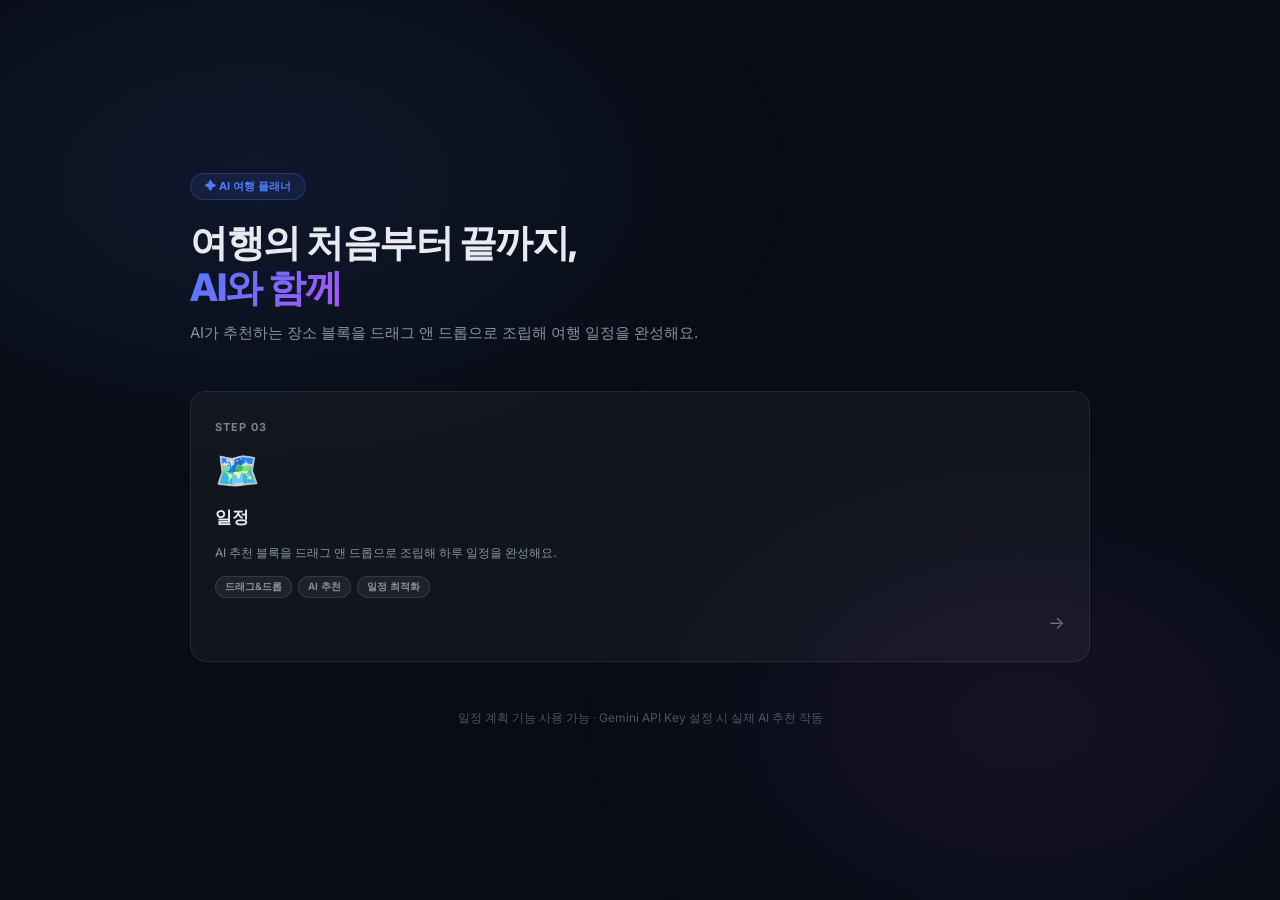
<file: index.html>
<!DOCTYPE html>
<html lang="ko">
<head>
  <meta charset="UTF-8" />
  <meta name="viewport" content="width=device-width, initial-scale=1.0" />
  <title>AI 여행 플래너</title>
  <link rel="preconnect" href="https://fonts.googleapis.com" />
  <link href="https://fonts.googleapis.com/css2?family=Inter:wght@400;600;700;800&display=swap" rel="stylesheet" />
  <style>
    * { box-sizing: border-box; margin: 0; padding: 0; }
    body {
      font-family: 'Inter', sans-serif;
      background: #080c14;
      color: #e8eaf0;
      min-height: 100vh;
      display: flex;
      flex-direction: column;
      align-items: center;
      justify-content: center;
      padding: 40px 24px;
    }
    body::before {
      content: '';
      position: fixed; inset: 0; z-index: 0;
      background:
        radial-gradient(ellipse 60% 50% at 20% 20%, rgba(79,124,255,0.1) 0%, transparent 70%),
        radial-gradient(ellipse 50% 50% at 80% 80%, rgba(168,85,247,0.08) 0%, transparent 70%);
      pointer-events: none;
    }
    .inner { position: relative; z-index: 1; width: 100%; max-width: 900px; }
    .badge {
      display: inline-block; padding: 5px 14px; border-radius: 999px;
      background: rgba(79,124,255,0.1); border: 1px solid rgba(79,124,255,0.25);
      font-size: 11px; font-weight: 700; color: #4f7cff;
      margin-bottom: 20px;
    }
    h1 { font-size: 38px; font-weight: 800; letter-spacing: -1.5px; line-height: 1.2; margin-bottom: 12px; }
    h1 span { background: linear-gradient(135deg, #4f7cff, #a855f7); -webkit-background-clip: text; -webkit-text-fill-color: transparent; }
    .sub { font-size: 15px; color: #8892a4; margin-bottom: 48px; }
    .cards { display: grid; grid-template-columns: repeat(auto-fit, minmax(200px,1fr)); gap: 20px; }
    .card {
      background: rgba(255,255,255,0.04);
      border: 1px solid rgba(255,255,255,0.08);
      border-radius: 16px; padding: 28px 24px;
      text-decoration: none; color: inherit;
      display: flex; flex-direction: column; gap: 14px;
      transition: transform 0.2s, border-color 0.2s, box-shadow 0.2s;
      position: relative; overflow: hidden;
    }
    .card:hover { transform: translateY(-4px); box-shadow: 0 12px 40px rgba(0,0,0,0.4); }
    .card.soon { opacity: 0.5; cursor: default; pointer-events: none; }
    .card-1:hover { border-color: rgba(251,191,36,0.5); }
    .card-2:hover { border-color: rgba(99,179,237,0.5); }
    .card-3:hover { border-color: rgba(79,124,255,0.5); }
    .card-4:hover { border-color: rgba(0,201,167,0.5); }
    .soon-tag {
      position: absolute; top: 16px; right: 16px;
      padding: 3px 9px; border-radius: 999px;
      background: rgba(255,255,255,0.06); border: 1px solid rgba(255,255,255,0.1);
      font-size: 9px; font-weight: 700; color: #4a5568; letter-spacing: 0.5px;
    }
    .card-num { font-size: 11px; font-weight: 700; text-transform: uppercase; letter-spacing: 1px; opacity: 0.5; }
    .card-icon { font-size: 36px; }
    .card-title { font-size: 17px; font-weight: 800; letter-spacing: -0.5px; }
    .card-desc { font-size: 12px; color: #8892a4; line-height: 1.6; flex: 1; }
    .card-tags { display: flex; gap: 6px; flex-wrap: wrap; }
    .tag {
      padding: 3px 9px; border-radius: 999px;
      font-size: 10px; font-weight: 600;
      background: rgba(255,255,255,0.06);
      border: 1px solid rgba(255,255,255,0.1);
      color: #8892a4;
    }
    .card-arrow { font-size: 18px; opacity: 0.4; align-self: flex-end; transition: opacity 0.2s, transform 0.2s; }
    .card:hover .card-arrow { opacity: 1; transform: translateX(4px); }
    footer { margin-top: 48px; font-size: 12px; color: #4a5568; text-align: center; }
  </style>
</head>
<body>
<div class="inner">
  <div class="badge">✦ AI 여행 플래너</div>
  <h1>여행의 처음부터 끝까지,<br><span>AI와 함께</span></h1>
  <p class="sub">AI가 추천하는 장소 블록을 드래그 앤 드롭으로 조립해 여행 일정을 완성해요.</p>

  <div class="cards" style="justify-content:center">
    <a class="card card-3" href="./schedule/">
      <div class="card-num">Step 03</div>
      <div class="card-icon">🗺️</div>
      <div class="card-title">일정</div>
      <div class="card-desc">AI 추천 블록을 드래그 앤 드롭으로 조립해 하루 일정을 완성해요.</div>
      <div class="card-tags">
        <span class="tag">드래그&드롭</span>
        <span class="tag">AI 추천</span>
        <span class="tag">일정 최적화</span>
      </div>
      <div class="card-arrow">→</div>
    </a>
  </div>

  <footer>일정 계획 기능 사용 가능 · Gemini API Key 설정 시 실제 AI 추천 작동</footer>
</div>
</body>
</html>
</file>
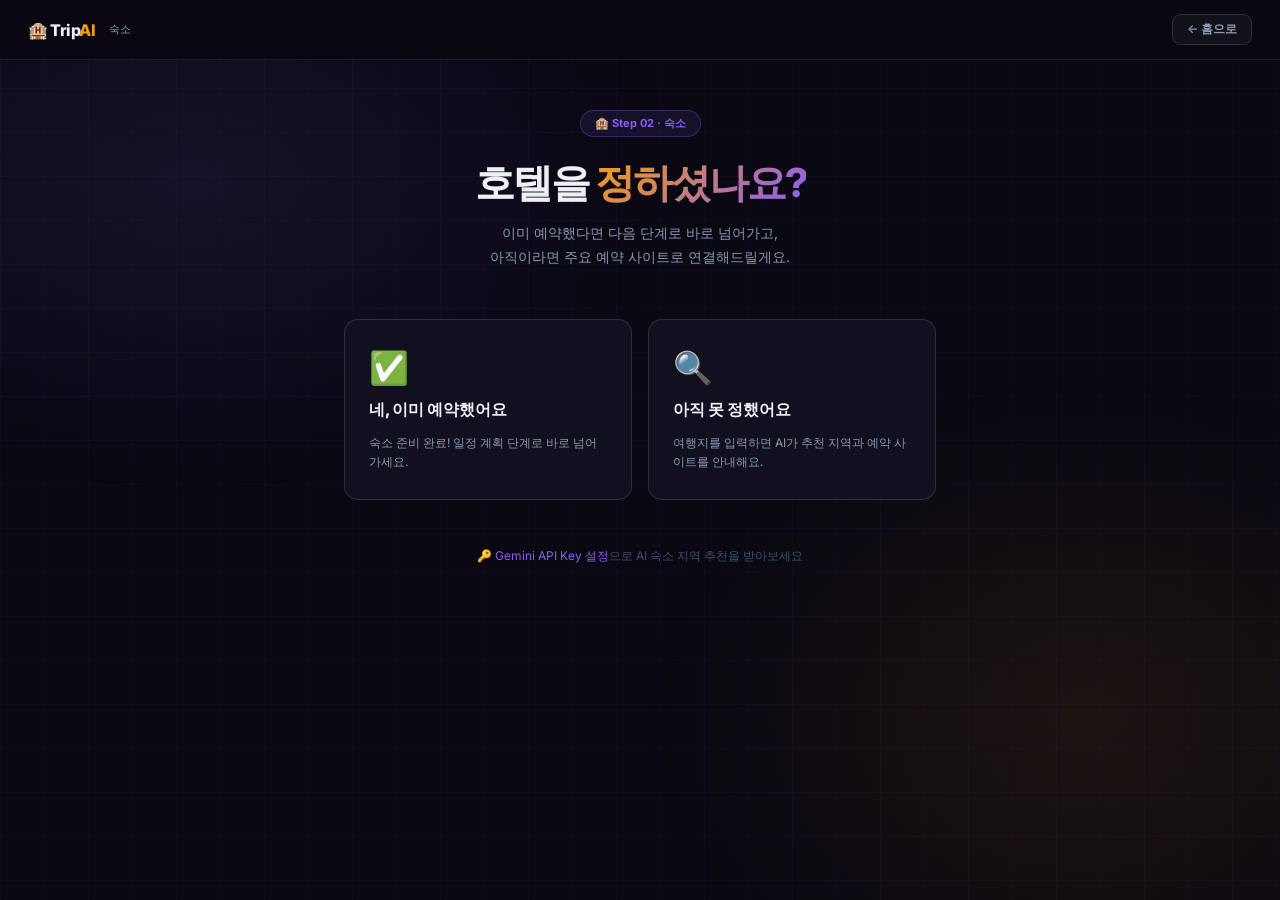
<file: accommodation/index.html>
<!DOCTYPE html>
<html lang="ko">
<head>
  <meta charset="UTF-8" />
  <meta name="viewport" content="width=device-width, initial-scale=1.0" />
  <title>숙소 찾기 — AI 여행 플래너</title>
  <link rel="stylesheet" href="style.css" />
</head>
<body>
<div id="app">

  <nav class="nav">
    <div class="nav-logo">🏨 Trip<span>AI</span></div>
    <div style="font-size:11px;color:var(--muted)">숙소</div>
    <a class="nav-back" href="../">← 홈으로</a>
  </nav>

  <section class="hero">
    <div class="hero-badge">🏨 Step 02 · 숙소</div>
    <h1>호텔을 <em>정하셨나요?</em></h1>
    <p>이미 예약했다면 다음 단계로 바로 넘어가고,<br>아직이라면 주요 예약 사이트로 연결해드릴게요.</p>
  </section>

  <!-- DECISION -->
  <div class="decision-wrap">
    <div class="decision-grid">
      <div class="decision-card yes" onclick="choose('yes')">
        <div class="dc-icon">✅</div>
        <div class="dc-title">네, 이미 예약했어요</div>
        <div class="dc-desc">숙소 준비 완료! 일정 계획 단계로 바로 넘어가세요.</div>
      </div>
      <div class="decision-card no" onclick="choose('no')">
        <div class="dc-icon">🔍</div>
        <div class="dc-title">아직 못 정했어요</div>
        <div class="dc-desc">여행지를 입력하면 AI가 추천 지역과 예약 사이트를 안내해요.</div>
      </div>
    </div>
  </div>

  <!-- YES → 다음 단계 -->
  <div class="next-panel" id="next-panel">
    <div class="next-card">
      <div class="next-card-text">
        <div class="next-card-title">🎉 숙소 준비 완료!</div>
        <div class="next-card-desc">이제 여행 일정을 블록으로 조립해볼 시간이에요.<br>AI 추천 플록을 드래그 앤 드롭으로 하루 일정을 완성해 보세요.</div>
      </div>
      <a class="next-btn" href="../schedule/">일정 짜러 가기 →</a>
    </div>
    <div class="skip-note">
      <a class="skip-link" onclick="choose('no')">숙소를 바꾸고 싶다면 여기를 눌러주세요</a>
    </div>
  </div>

  <!-- NO → Search -->
  <div class="search-panel" id="search-panel">
    <div class="field-label">여행지 입력</div>
    <div class="input-row">
      <input class="s-input" id="dest-input" type="text"
        placeholder="예: 도쿄, 파리, 발리..."
        onkeydown="if(event.key==='Enter')searchAccom()" />
      <button class="s-btn" id="s-btn" onclick="searchAccom()">AI 추천 받기 ✦</button>
    </div>

    <!-- Style filters -->
    <div class="filter-row" id="style-filters">
      <button class="ftag on" data-v="가성비">💰 가성비</button>
      <button class="ftag" data-v="감성숙소">🌿 감성숙소</button>
      <button class="ftag" data-v="럭셔리">✨ 럭셔리</button>
      <button class="ftag" data-v="시내중심">🏙️ 시내중심</button>
      <button class="ftag" data-v="자연뷰">🌄 자연뷰</button>
      <button class="ftag" data-v="에어비앤비">🏡 에어비앤비</button>
    </div>

    <!-- AI recommendation -->
    <div class="ai-rec" id="ai-rec">
      <div class="ai-rec-title"><div class="ai-dot"></div>AI 숙소 추천</div>
      <div id="ai-rec-text"></div>
    </div>

    <div class="spinner-wrap" id="spinner" style="display:none">
      <div class="spinner"></div>
      <span>AI가 최적 숙소 지역을 분석 중...</span>
    </div>
  </div>

  <!-- BOOKING -->
  <div class="booking-section" id="booking-section">
    <div class="section-title">숙소 예약 사이트</div>
    <div class="booking-grid" id="booking-grid"></div>
    <div class="skip-note" style="margin-top:20px">
      <a class="skip-link" href="../schedule/">숙소 예약 후 일정 짜러 가기 →</a>
    </div>
  </div>

  <div class="api-note">
    <a onclick="openModal()">🔑 Gemini API Key 설정</a>으로 AI 숙소 지역 추천을 받아보세요
  </div>
</div>

<!-- Modal -->
<div class="modal-overlay" id="modal">
  <div class="modal">
    <h3>🔑 Gemini API Key</h3>
    <p>AI 숙소 지역 추천에 사용돼요. 브라우저 localStorage에만 저장됩니다.<br>
      <a href="https://aistudio.google.com/app/apikey" target="_blank">Google AI Studio에서 무료 발급 →</a>
    </p>
    <div class="field-label">API Key</div>
    <input type="password" id="key-input" placeholder="AIza..." />
    <div class="modal-btns">
      <button class="btn-ghost" onclick="closeModal()">취소</button>
      <button class="btn-primary" onclick="saveKey()">저장</button>
    </div>
  </div>
</div>
<div class="toast" id="toast"></div>

<script src="app.js"></script>
</body>
</html>
</file>
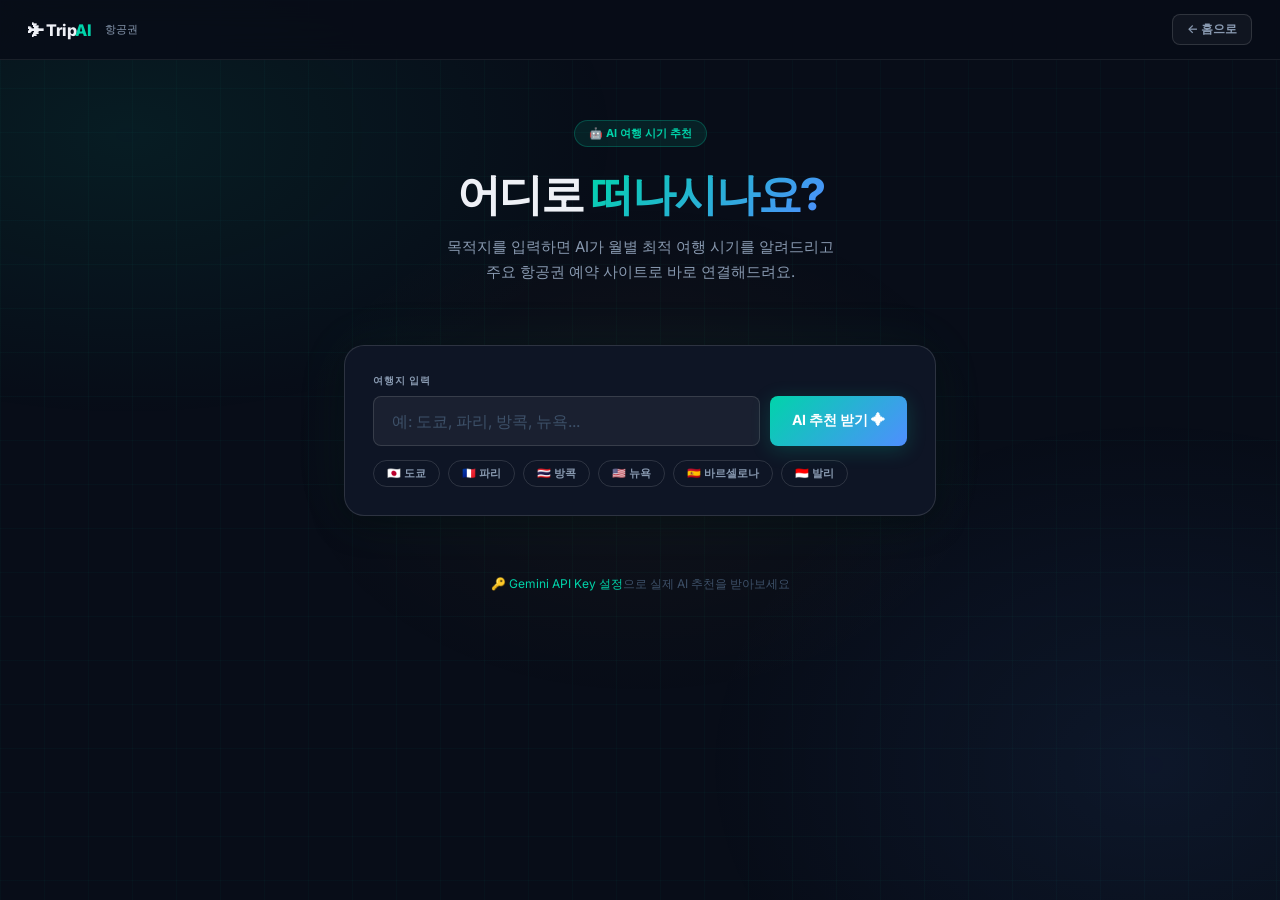
<file: flights/index.html>
<!DOCTYPE html>
<html lang="ko">
<head>
  <meta charset="UTF-8" />
  <meta name="viewport" content="width=device-width, initial-scale=1.0" />
  <title>항공권 찾기 — AI 여행 플래너</title>
  <meta name="description" content="목적지를 입력하면 AI가 최적 여행 시기를 달력으로 추천하고 항공권 예약 사이트로 바로 연결해드려요" />
  <link rel="stylesheet" href="style.css" />
</head>
<body>
<div id="app">

  <!-- NAV -->
  <nav class="nav">
    <div class="nav-logo">✈ Trip<span>AI</span></div>
    <div style="font-size:11px;color:var(--muted)">항공권</div>
    <a class="nav-back" href="../">← 홈으로</a>
  </nav>

  <!-- HERO -->
  <section class="hero">
    <div class="hero-badge">🤖 AI 여행 시기 추천</div>
    <h1>어디로 <em>떠나시나요?</em></h1>
    <p>목적지를 입력하면 AI가 월별 최적 여행 시기를 알려드리고<br>주요 항공권 예약 사이트로 바로 연결해드려요.</p>
  </section>

  <!-- SEARCH -->
  <div class="search-wrap">
    <div class="search-card">
      <div class="field-label">여행지 입력</div>
      <div class="dest-input-row">
        <input class="dest-input" id="dest-input" type="text"
          placeholder="예: 도쿄, 파리, 방콕, 뉴욕..."
          onkeydown="if(event.key==='Enter')searchDest()" />
        <button class="search-btn" id="search-btn" onclick="searchDest()">AI 추천 받기 ✦</button>
      </div>
      <div class="quick-dest">
        <button class="qdest" onclick="setDest('도쿄')">🇯🇵 도쿄</button>
        <button class="qdest" onclick="setDest('파리')">🇫🇷 파리</button>
        <button class="qdest" onclick="setDest('방콕')">🇹🇭 방콕</button>
        <button class="qdest" onclick="setDest('뉴욕')">🇺🇸 뉴욕</button>
        <button class="qdest" onclick="setDest('바르셀로나')">🇪🇸 바르셀로나</button>
        <button class="qdest" onclick="setDest('발리')">🇮🇩 발리</button>
      </div>
    </div>
  </div>

  <!-- SEASON CALENDAR -->
  <section class="calendar-section" id="calendar-section">
    <div class="section-header">
      <div class="section-title" id="cal-title">도쿄 — 월별 여행 추천</div>
      <div class="ai-chip"><div class="ai-chip-dot"></div>AI 분석</div>
    </div>

    <!-- Loading -->
    <div class="spinner-wrap" id="cal-loading">
      <div class="spinner"></div>
      <div id="cal-loading-text">AI가 여행 시기를 분석하는 중...</div>
    </div>

    <!-- Airport info -->
    <div class="airport-info" id="airport-info" style="display:none"></div>

    <!-- Month grid -->
    <div class="cal-grid" id="cal-grid" style="display:none"></div>

    <!-- Legend -->
    <div class="cal-legend" style="display:none" id="cal-legend">
      <div class="legend-item"><div class="legend-dot" style="background:var(--teal)"></div>최적 시기</div>
      <div class="legend-item"><div class="legend-dot" style="background:var(--gold)"></div>무난한 시기</div>
      <div class="legend-item"><div class="legend-dot" style="background:var(--rose)"></div>비추 시기</div>
    </div>
  </section>

  <!-- DATE PICKER -->
  <section class="date-section" id="date-section">
    <div class="section-header">
      <div class="section-title">날짜 선택</div>
    </div>
    <div class="date-grid">
      <div class="date-field">
        <div class="field-label">출발일</div>
        <input class="date-input" type="date" id="dep-date" onchange="updateBooking()" />
      </div>
      <div class="date-field">
        <div class="field-label">귀국일</div>
        <input class="date-input" type="date" id="ret-date" onchange="updateBooking()" />
      </div>
    </div>
  </section>

  <!-- BOOKING SITES -->
  <section class="booking-section" id="booking-section">
    <div class="section-header">
      <div class="section-title">항공권 검색하기</div>
    </div>
    <div class="booking-flight-info" id="booking-flight-info">
      <strong id="booking-route">인천 → 도쿄(NRT)</strong>
      <span id="booking-dates">날짜를 선택하면 바로 검색할 수 있어요</span>
    </div>
    <div class="booking-grid" id="booking-grid"></div>
  </section>

  <div class="api-note">
    <a onclick="openModal()">🔑 Gemini API Key 설정</a>으로 실제 AI 추천을 받아보세요
  </div>

</div>

<!-- API Modal -->
<div class="modal-overlay" id="modal">
  <div class="modal">
    <h3>🔑 Gemini API Key</h3>
    <p>AI 시즌 추천에 필요합니다. 브라우저 localStorage에만 저장돼요.<br>
      <a href="https://aistudio.google.com/app/apikey" target="_blank">Google AI Studio에서 무료 발급 →</a>
    </p>
    <div class="field-label">API Key</div>
    <input type="password" id="key-input" placeholder="AIza..." />
    <div class="modal-btns">
      <button class="btn-ghost" onclick="closeModal()">취소</button>
      <button class="btn-primary" onclick="saveKey()">저장</button>
    </div>
  </div>
</div>

<div class="toast" id="toast"></div>

<script src="app.js"></script>
</body>
</html>
</file>
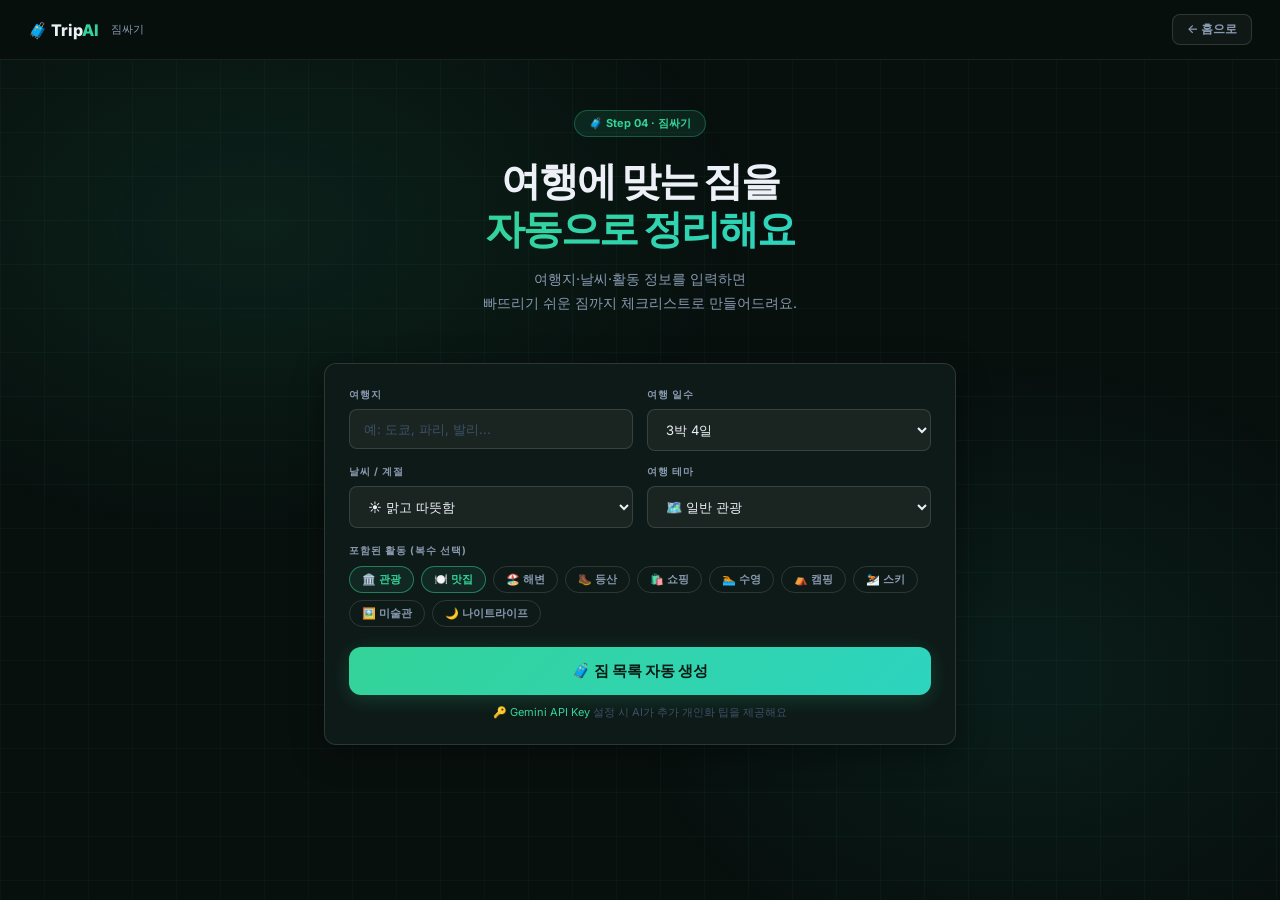
<file: packing/index.html>
<!DOCTYPE html>
<html lang="ko">
<head>
  <meta charset="UTF-8" />
  <meta name="viewport" content="width=device-width, initial-scale=1.0" />
  <title>짐싸기 — AI 여행 플래너</title>
  <link rel="stylesheet" href="style.css" />
</head>
<body>
<div id="app">

  <nav class="nav">
    <div class="nav-logo">🧳 Trip<span>AI</span></div>
    <div style="font-size:11px;color:var(--muted)">짐싸기</div>
    <a class="nav-back" href="../">← 홈으로</a>
  </nav>

  <section class="hero">
    <div class="hero-badge">🧳 Step 04 · 짐싸기</div>
    <h1>여행에 맞는 짐을<br><em>자동으로 정리해요</em></h1>
    <p>여행지·날씨·활동 정보를 입력하면<br>빠뜨리기 쉬운 짐까지 체크리스트로 만들어드려요.</p>
  </section>

  <!-- ✅ 이전 카드 정보 확인 -->
  <div class="context-wrap" id="confirm-section" style="display:none">
    <div class="context-card" style="background:rgba(52,211,153,0.05);border-color:rgba(52,211,153,0.25)">
      <div style="display:flex;align-items:center;gap:10px;margin-bottom:18px">
        <div style="font-size:15px;font-weight:800">이전 단계 정보, 이렇게 맞나요?</div>
        <div style="font-size:10px;color:var(--green);background:rgba(52,211,153,0.12);border:1px solid rgba(52,211,153,0.3);padding:2px 9px;border-radius:999px;font-weight:700">자동 입력됨</div>
      </div>
      <div id="confirm-rows" style="display:flex;flex-direction:column;gap:10px"></div>
      <div style="display:flex;gap:10px;margin-top:20px">
        <button class="gen-btn" style="margin-top:0;flex:2" onclick="confirmAndGenerate()">✅ 맞아요, 짐 목록 생성</button>
        <button onclick="showManualForm()" style="flex:1;padding:14px;border-radius:var(--r);background:var(--glass);border:1px solid var(--border2);color:var(--muted);font-family:Inter,sans-serif;font-size:13px;font-weight:700;cursor:pointer">✏️ 수정할게요</button>
      </div>
    </div>
  </div>

  <!-- TRIP CONTEXT (manual form) -->
  <div class="context-wrap" id="manual-wrap">
    <div class="context-card">
      <div class="ctx-grid">
        <div class="ctx-field">
          <div class="field-label">여행지</div>
          <input class="ctx-input" id="dest" type="text" placeholder="예: 도쿄, 파리, 발리..." />
        </div>
        <div class="ctx-field">
          <div class="field-label">여행 일수</div>
          <select class="ctx-select" id="days">
            <option value="1">1박 2일</option>
            <option value="2">2박 3일</option>
            <option value="3" selected>3박 4일</option>
            <option value="4">4박 5일</option>
            <option value="5">5박 6일</option>
            <option value="7">7박 8일</option>
            <option value="10">10박 이상</option>
          </select>
        </div>
        <div class="ctx-field">
          <div class="field-label">날씨 / 계절</div>
          <select class="ctx-select" id="weather">
            <option value="sunny">☀️ 맑고 따뜻함</option>
            <option value="hot">🌡️ 폭염·더움</option>
            <option value="rain">🌧️ 비·우기</option>
            <option value="cold">🧥 추움·겨울</option>
            <option value="snow">❄️ 눈·설경</option>
            <option value="mild">🌤️ 선선·쾌적</option>
          </select>
        </div>
        <div class="ctx-field">
          <div class="field-label">여행 테마</div>
          <select class="ctx-select" id="theme">
            <option value="일반">🗺️ 일반 관광</option>
            <option value="미식">🍜 미식여행</option>
            <option value="커플">💑 커플여행</option>
            <option value="나홀로">🎒 나홀로여행</option>
            <option value="가족">👨‍👩‍👧 가족여행</option>
            <option value="액티비티">🏄 액티비티</option>
            <option value="비즈니스">💼 비즈니스</option>
          </select>
        </div>
      </div>

      <!-- Activities -->
      <div style="margin-top:16px">
        <div class="field-label" style="margin-bottom:8px">포함된 활동 (복수 선택)</div>
        <div class="act-chips" id="act-chips">
          <button class="act-chip on" data-v="관광">🏛️ 관광</button>
          <button class="act-chip on" data-v="맛집">🍽️ 맛집</button>
          <button class="act-chip" data-v="해변">🏖️ 해변</button>
          <button class="act-chip" data-v="등산">🥾 등산</button>
          <button class="act-chip" data-v="쇼핑">🛍️ 쇼핑</button>
          <button class="act-chip" data-v="수영">🏊 수영</button>
          <button class="act-chip" data-v="캠핑">⛺ 캠핑</button>
          <button class="act-chip" data-v="스키">⛷️ 스키</button>
          <button class="act-chip" data-v="미술관">🖼️ 미술관</button>
          <button class="act-chip" data-v="나이트라이프">🌙 나이트라이프</button>
        </div>
      </div>

      <button class="gen-btn" onclick="generate()">🧳 짐 목록 자동 생성</button>
      <div class="ai-note-inline">
        <a onclick="openModal()">🔑 Gemini API Key</a> 설정 시 AI가 추가 개인화 팁을 제공해요
      </div>
    </div>
  </div>

  <!-- RESULT -->
  <div class="result-wrap" id="result-wrap">
    <div class="result-header">
      <div class="result-title">📋 나의 짐 목록</div>
      <div class="result-actions">
        <button class="action-btn" onclick="checkAll()">전체 체크</button>
        <button class="action-btn" onclick="uncheckAll()">초기화</button>
        <button class="action-btn primary" onclick="generate()">재생성</button>
      </div>
    </div>

    <div class="trip-summary" id="trip-summary"></div>

    <div class="progress-label" id="progress-label">0 / 0 준비 완료</div>
    <div class="progress-bar-wrap"><div class="progress-bar" id="progress-bar" style="width:0%"></div></div>

    <div class="ai-tip" id="ai-tip">
      <div class="ai-tip-title"><div class="ai-dot"></div>AI 추가 팁</div>
      <div id="ai-tip-text"></div>
    </div>

    <div id="list-container"></div>
  </div>

</div>

<!-- Modal -->
<div class="modal-overlay" id="modal">
  <div class="modal">
    <h3>🔑 Gemini API Key</h3>
    <p>AI 개인화 짐 팁 생성에 사용됩니다.<br>
      <a href="https://aistudio.google.com/app/apikey" target="_blank">Google AI Studio에서 무료 발급 →</a>
    </p>
    <div class="field-label">API Key</div>
    <input type="password" id="key-input" placeholder="AIza..." />
    <div class="modal-btns">
      <button class="btn-ghost" onclick="closeModal()">취소</button>
      <button class="btn-primary" onclick="saveKey()">저장</button>
    </div>
  </div>
</div>
<div class="toast" id="toast"></div>
<script src="app.js"></script>
</body>
</html>
</file>
<file: accommodation/style.css>
@import url('https://fonts.googleapis.com/css2?family=Inter:wght@300;400;500;600;700;800&display=swap');

:root {
  --bg:     #0a0812;
  --s1:     #120f1e;
  --s2:     #191528;
  --glass:  rgba(255,255,255,0.04);
  --border: rgba(255,255,255,0.08);
  --border2:rgba(255,255,255,0.13);

  --amber:  #f59e0b;
  --aglow:  rgba(245,158,11,0.2);
  --violet: #8b5cf6;
  --vglow:  rgba(139,92,246,0.2);
  --rose:   #fb7185;
  --green:  #34d399;

  --text:   #eef0f6;
  --muted:  #8899b0;
  --dim:    #3d5068;
  --r:      14px;
  --rs:     9px;
}
*, *::before, *::after { box-sizing: border-box; margin: 0; padding: 0; }
body {
  font-family: 'Inter', sans-serif;
  background: var(--bg); color: var(--text);
  min-height: 100vh;
}
body::before {
  content: ''; position: fixed; inset: 0; z-index: 0; pointer-events: none;
  background:
    radial-gradient(ellipse 55% 50% at 15% 20%, rgba(139,92,246,0.1) 0%, transparent 70%),
    radial-gradient(ellipse 50% 55% at 85% 80%, rgba(245,158,11,0.08) 0%, transparent 70%);
}
body::after {
  content: ''; position: fixed; inset: 0; z-index: 0; pointer-events: none;
  background-image:
    linear-gradient(rgba(139,92,246,0.04) 1px, transparent 1px),
    linear-gradient(90deg, rgba(139,92,246,0.04) 1px, transparent 1px);
  background-size: 44px 44px;
}
#app { position: relative; z-index: 1; }

/* NAV */
.nav {
  position: fixed; top: 0; left: 0; right: 0; z-index: 50;
  padding: 14px 28px;
  background: rgba(10,8,18,0.92); backdrop-filter: blur(16px);
  border-bottom: 1px solid var(--border);
  display: flex; align-items: center; gap: 14px;
}
.nav-logo { font-size: 16px; font-weight: 800; letter-spacing: -0.5px; }
.nav-logo span { color: var(--amber); }
.nav-back {
  margin-left: auto; padding: 6px 14px;
  background: var(--glass); border: 1px solid var(--border2);
  border-radius: var(--rs); color: var(--muted);
  font-family: 'Inter', sans-serif; font-size: 12px; font-weight: 600;
  cursor: pointer; transition: color .2s; text-decoration: none;
  display: flex; align-items: center; gap: 5px;
}
.nav-back:hover { color: var(--text); }

/* HERO */
.hero {
  padding: 110px 24px 50px; max-width: 680px;
  margin: 0 auto; text-align: center;
}
.hero-badge {
  display: inline-flex; align-items: center; gap: 6px;
  padding: 5px 14px; border-radius: 999px;
  background: rgba(139,92,246,0.1); border: 1px solid rgba(139,92,246,0.3);
  font-size: 11px; font-weight: 700; color: var(--violet);
  margin-bottom: 22px;
}
.hero h1 {
  font-size: 40px; font-weight: 800; letter-spacing: -2px; line-height: 1.2;
  margin-bottom: 14px;
}
.hero h1 em {
  font-style: normal;
  background: linear-gradient(135deg, var(--amber), var(--violet));
  -webkit-background-clip: text; background-clip: text;
  -webkit-text-fill-color: transparent;
}
.hero p { font-size: 14px; color: var(--muted); line-height: 1.7; }

/* DECISION CARDS */
.decision-wrap { max-width: 640px; margin: 0 auto 48px; padding: 0 24px; }
.decision-grid { display: grid; grid-template-columns: 1fr 1fr; gap: 16px; }
@media (max-width: 520px) { .decision-grid { grid-template-columns: 1fr; } }

.decision-card {
  background: var(--s1); border: 1px solid var(--border2);
  border-radius: var(--r); padding: 28px 24px;
  cursor: pointer; transition: transform .2s, border-color .2s, box-shadow .2s;
  display: flex; flex-direction: column; gap: 12px; text-align: left;
}
.decision-card:hover { transform: translateY(-3px); box-shadow: 0 12px 32px rgba(0,0,0,.4); }
.decision-card.yes:hover { border-color: rgba(52,211,153,0.5); }
.decision-card.no:hover  { border-color: rgba(139,92,246,0.5); }
.decision-card.selected.yes { border-color: rgba(52,211,153,0.6); background: rgba(52,211,153,0.06); }
.decision-card.selected.no  { border-color: rgba(139,92,246,0.6); background: rgba(139,92,246,0.06); }

.dc-icon { font-size: 32px; }
.dc-title { font-size: 16px; font-weight: 800; }
.dc-desc  { font-size: 12px; color: var(--muted); line-height: 1.6; }

/* YES → Next step panel */
.next-panel {
  max-width: 640px; margin: 0 auto 60px; padding: 0 24px;
  display: none;
}
.next-panel.visible { display: block; }
.next-card {
  background: rgba(52,211,153,0.06); border: 1px solid rgba(52,211,153,0.25);
  border-radius: var(--r); padding: 28px;
  display: flex; align-items: center; gap: 20px; flex-wrap: wrap;
}
.next-card-text { flex: 1; }
.next-card-title { font-size: 17px; font-weight: 800; margin-bottom: 6px; }
.next-card-desc  { font-size: 13px; color: var(--muted); line-height: 1.6; }
.next-btn {
  padding: 13px 24px; border-radius: var(--rs);
  background: linear-gradient(135deg, var(--green), #059669);
  border: none; color: #fff; font-family: 'Inter', sans-serif;
  font-size: 14px; font-weight: 700; cursor: pointer; white-space: nowrap;
  text-decoration: none; display: inline-flex; align-items: center; gap: 8px;
  box-shadow: 0 4px 16px rgba(52,211,153,0.3);
  transition: transform .2s, box-shadow .2s;
}
.next-btn:hover { transform: translateY(-2px); box-shadow: 0 8px 24px rgba(52,211,153,0.4); }

/* NO → Search panel */
.search-panel {
  max-width: 640px; margin: 0 auto 48px; padding: 0 24px;
  display: none;
}
.search-panel.visible { display: block; }
.field-label {
  font-size: 10px; font-weight: 700; color: var(--muted);
  text-transform: uppercase; letter-spacing: 1px; margin-bottom: 8px;
}
.input-row { display: flex; gap: 10px; }
.s-input {
  flex: 1; padding: 13px 16px;
  background: rgba(255,255,255,0.05); border: 1px solid var(--border2);
  border-radius: var(--rs); color: var(--text);
  font-family: 'Inter', sans-serif; font-size: 15px; outline: none;
  transition: border-color .2s, box-shadow .2s;
}
.s-input:focus { border-color: var(--violet); box-shadow: 0 0 0 3px var(--vglow); }
.s-input::placeholder { color: var(--dim); }
.s-btn {
  padding: 13px 20px; border-radius: var(--rs);
  background: linear-gradient(135deg, var(--violet), var(--amber));
  border: none; color: #fff; font-family: 'Inter', sans-serif;
  font-size: 13px; font-weight: 700; cursor: pointer; white-space: nowrap;
  box-shadow: 0 4px 16px var(--vglow); transition: transform .2s, box-shadow .2s;
}
.s-btn:hover { transform: translateY(-2px); box-shadow: 0 8px 24px var(--vglow); }
.s-btn:disabled { opacity: .5; cursor: not-allowed; transform: none; }

/* filters */
.filter-row { display: flex; gap: 8px; flex-wrap: wrap; margin-top: 14px; }
.ftag {
  padding: 5px 13px; border-radius: 999px;
  border: 1px solid var(--border2); color: var(--muted);
  background: transparent; font-family: 'Inter', sans-serif;
  font-size: 11px; font-weight: 600; cursor: pointer; transition: all .2s;
}
.ftag.on { color: var(--amber); border-color: rgba(245,158,11,.45); }
.ftag:hover:not(.on) { color: var(--text); border-color: rgba(255,255,255,.2); }

/* AI recommendation */
.ai-rec {
  margin-top: 16px; padding: 16px 18px;
  background: rgba(139,92,246,0.07); border: 1px solid rgba(139,92,246,0.2);
  border-radius: var(--rs); font-size: 13px; line-height: 1.7;
  display: none;
}
.ai-rec.visible { display: block; }
.ai-rec strong { color: var(--violet); }
.ai-rec-title { font-size: 11px; font-weight: 700; color: var(--violet); text-transform: uppercase; letter-spacing: .8px; margin-bottom: 8px; display: flex; align-items: center; gap: 6px; }
.ai-dot { width: 6px; height: 6px; border-radius: 50%; background: var(--violet); animation: blink 1.8s infinite; }
@keyframes blink { 0%,100%{opacity:1} 50%{opacity:.2} }

/* Booking section */
.booking-section { max-width: 640px; margin: 0 auto 80px; padding: 0 24px; display: none; }
.booking-section.visible { display: block; }
.section-title { font-size: 19px; font-weight: 800; letter-spacing: -.5px; margin-bottom: 16px; }
.booking-grid { display: grid; grid-template-columns: 1fr 1fr; gap: 12px; }
@media (max-width: 480px) { .booking-grid { grid-template-columns: 1fr; } }
.booking-btn {
  display: flex; align-items: center; gap: 12px;
  padding: 16px 18px; background: var(--s1);
  border: 1px solid var(--border2); border-radius: var(--r);
  text-decoration: none; color: var(--text);
  transition: transform .15s, border-color .15s, box-shadow .15s;
}
.booking-btn:hover { transform: translateY(-2px); border-color: rgba(139,92,246,.4); box-shadow: 0 6px 24px rgba(0,0,0,.3); }
.booking-logo { font-size: 22px; }
.booking-name { font-size: 13px; font-weight: 700; }
.booking-sub  { font-size: 11px; color: var(--muted); margin-top: 2px; }
.booking-arrow { margin-left: auto; color: var(--muted); font-size: 14px; }

/* skip note */
.skip-note { text-align: center; margin-top: 12px; }
.skip-link {
  font-size: 12px; color: var(--muted); text-decoration: none;
  cursor: pointer; transition: color .2s;
}
.skip-link:hover { color: var(--text); }

/* spinner */
.spinner-wrap { display: flex; align-items: center; gap: 10px; padding: 12px 0; color: var(--muted); font-size: 12px; }
.spinner { width: 20px; height: 20px; border: 2px solid rgba(139,92,246,.2); border-top-color: var(--violet); border-radius: 50%; animation: spin .7s linear infinite; }
@keyframes spin { to { transform: rotate(360deg); } }

/* api note */
.api-note { text-align: center; margin-bottom: 32px; font-size: 12px; color: var(--dim); }
.api-note a { color: var(--violet); cursor: pointer; text-decoration: none; }
.api-note a:hover { text-decoration: underline; }

/* modal */
.modal-overlay {
  position: fixed; inset: 0; z-index: 100;
  background: rgba(0,0,0,.75); backdrop-filter: blur(8px);
  display: none; align-items: center; justify-content: center; padding: 24px;
}
.modal-overlay.open { display: flex; }
.modal {
  background: var(--s2); border: 1px solid var(--border2);
  border-radius: 18px; padding: 28px; width: 100%; max-width: 420px;
  box-shadow: 0 0 60px rgba(139,92,246,.12), 0 8px 32px rgba(0,0,0,.5);
}
.modal h3 { font-size: 16px; font-weight: 800; margin-bottom: 8px; }
.modal p  { font-size: 12px; color: var(--muted); line-height: 1.6; margin-bottom: 16px; }
.modal a  { color: var(--violet); }
.modal input {
  width: 100%; padding: 12px 14px; margin-top: 6px;
  background: rgba(255,255,255,0.05); border: 1px solid var(--border2);
  border-radius: var(--rs); color: var(--text);
  font-family: 'Inter', sans-serif; font-size: 14px; outline: none;
}
.modal-btns { display: flex; gap: 10px; margin-top: 16px; }
.btn-ghost {
  flex: 1; padding: 11px; border-radius: var(--rs);
  background: var(--glass); border: 1px solid var(--border2);
  color: var(--muted); font-family: 'Inter', sans-serif; font-size: 13px; font-weight: 600; cursor: pointer;
}
.btn-primary {
  flex: 2; padding: 11px; border-radius: var(--rs);
  background: linear-gradient(135deg, var(--violet), var(--amber));
  border: none; color: #fff; font-family: 'Inter', sans-serif; font-size: 13px; font-weight: 700; cursor: pointer;
}

/* toast */
.toast {
  position: fixed; bottom: 20px; left: 50%; transform: translateX(-50%) translateY(8px);
  z-index: 200; padding: 10px 20px; background: var(--s2);
  border: 1px solid var(--border2); border-radius: var(--rs);
  font-size: 12px; font-weight: 600; box-shadow: 0 4px 24px rgba(0,0,0,.5);
  opacity: 0; transition: opacity .25s, transform .25s; pointer-events: none; white-space: nowrap;
}
.toast.show { opacity: 1; transform: translateX(-50%) translateY(0); }
</file>
<file: flights/style.css>
@import url('https://fonts.googleapis.com/css2?family=Inter:wght@300;400;500;600;700;800&display=swap');

:root {
  --bg:     #080d18;
  --s1:     #0e1525;
  --s2:     #141e30;
  --glass:  rgba(255,255,255,0.04);
  --border: rgba(255,255,255,0.08);
  --border2:rgba(255,255,255,0.13);

  --teal:   #00d4aa;
  --tglow:  rgba(0,212,170,0.2);
  --gold:   #ffb347;
  --gglow:  rgba(255,179,71,0.2);
  --blue:   #4f8eff;
  --rose:   #ff5b7f;

  --best:   rgba(0,212,170,0.18);
  --ok:     rgba(255,179,71,0.15);
  --avoid:  rgba(255,91,127,0.14);
  --best-b: rgba(0,212,170,0.5);
  --ok-b:   rgba(255,179,71,0.45);
  --avoid-b:rgba(255,91,127,0.5);

  --text:   #eef0f6;
  --muted:  #8899b0;
  --dim:    #3d5068;
  --r:      12px;
  --rs:     8px;
}

*, *::before, *::after { box-sizing: border-box; margin: 0; padding: 0; }
body {
  font-family: 'Inter', sans-serif;
  background: var(--bg);
  color: var(--text);
  min-height: 100vh;
}

/* mesh bg */
body::before {
  content: '';
  position: fixed; inset: 0; z-index: 0; pointer-events: none;
  background:
    radial-gradient(ellipse 55% 45% at 10% 15%, rgba(0,212,170,0.08) 0%, transparent 70%),
    radial-gradient(ellipse 50% 55% at 90% 85%, rgba(79,142,255,0.08) 0%, transparent 70%),
    radial-gradient(ellipse 40% 40% at 50% 50%, rgba(255,179,71,0.04) 0%, transparent 70%);
}
body::after {
  content: '';
  position: fixed; inset: 0; z-index: 0; pointer-events: none;
  background-image:
    linear-gradient(rgba(0,212,170,0.03) 1px, transparent 1px),
    linear-gradient(90deg, rgba(0,212,170,0.03) 1px, transparent 1px);
  background-size: 44px 44px;
}

#app { position: relative; z-index: 1; }

/* ── NAV ── */
.nav {
  position: fixed; top: 0; left: 0; right: 0; z-index: 50;
  padding: 14px 28px;
  background: rgba(8,13,24,0.9); backdrop-filter: blur(16px);
  border-bottom: 1px solid var(--border);
  display: flex; align-items: center; gap: 14px;
}
.nav-logo { font-size: 16px; font-weight: 800; letter-spacing: -0.5px; }
.nav-logo span { color: var(--teal); }
.nav-back {
  margin-left: auto; padding: 6px 14px;
  background: var(--glass); border: 1px solid var(--border2);
  border-radius: var(--rs); color: var(--muted);
  font-family: 'Inter', sans-serif; font-size: 12px; font-weight: 600;
  cursor: pointer; transition: color .2s, border-color .2s;
  text-decoration: none; display: flex; align-items: center; gap: 5px;
}
.nav-back:hover { color: var(--text); border-color: rgba(255,255,255,0.2); }

/* ── HERO ── */
.hero {
  padding: 120px 24px 60px;
  max-width: 700px; margin: 0 auto; text-align: center;
}
.hero-badge {
  display: inline-flex; align-items: center; gap: 6px;
  padding: 5px 14px; border-radius: 999px;
  background: rgba(0,212,170,0.1); border: 1px solid rgba(0,212,170,0.25);
  font-size: 11px; font-weight: 700; color: var(--teal);
  margin-bottom: 22px;
}
.hero h1 {
  font-size: 44px; font-weight: 800; letter-spacing: -2px; line-height: 1.15;
  margin-bottom: 14px;
}
.hero h1 em {
  font-style: normal;
  background: linear-gradient(135deg, var(--teal), var(--blue));
  -webkit-background-clip: text;
  background-clip: text;
  -webkit-text-fill-color: transparent;
}
.hero p { font-size: 15px; color: var(--muted); line-height: 1.7; }

/* ── SEARCH CARD ── */
.search-wrap { max-width: 640px; margin: 0 auto 60px; padding: 0 24px; }
.search-card {
  background: var(--s1); border: 1px solid var(--border2);
  border-radius: 20px; padding: 28px;
  box-shadow: 0 0 60px rgba(0,212,170,0.06), 0 8px 32px rgba(0,0,0,0.4);
}
.field-label {
  font-size: 10px; font-weight: 700; color: var(--muted);
  text-transform: uppercase; letter-spacing: 1px; margin-bottom: 8px;
}
.dest-input-row { display: flex; gap: 10px; }
.dest-input {
  flex: 1; padding: 14px 18px;
  background: rgba(255,255,255,0.05); border: 1px solid var(--border2);
  border-radius: var(--rs); color: var(--text);
  font-family: 'Inter', sans-serif; font-size: 16px; outline: none;
  transition: border-color .2s, box-shadow .2s;
}
.dest-input:focus { border-color: var(--teal); box-shadow: 0 0 0 3px var(--tglow); }
.dest-input::placeholder { color: var(--dim); }
.search-btn {
  padding: 14px 22px;
  background: linear-gradient(135deg, var(--teal), var(--blue));
  border: none; border-radius: var(--rs);
  color: #fff; font-family: 'Inter', sans-serif;
  font-size: 14px; font-weight: 700; cursor: pointer;
  transition: transform .2s, box-shadow .2s; white-space: nowrap;
  box-shadow: 0 4px 20px var(--tglow);
}
.search-btn:hover { transform: translateY(-2px); box-shadow: 0 8px 28px var(--tglow); }
.search-btn:disabled { opacity: .5; cursor: not-allowed; transform: none; }

/* quick chips */
.quick-dest { display: flex; gap: 8px; flex-wrap: wrap; margin-top: 14px; }
.qdest {
  padding: 5px 13px; border-radius: 999px;
  border: 1px solid var(--border2); color: var(--muted);
  background: transparent; font-family: 'Inter', sans-serif;
  font-size: 11px; font-weight: 600; cursor: pointer;
  transition: all .2s;
}
.qdest:hover { color: var(--teal); border-color: rgba(0,212,170,.4); }

/* ── SEASON CALENDAR ── */
.calendar-section {
  max-width: 900px; margin: 0 auto 80px; padding: 0 24px;
  display: none;
}
.calendar-section.visible { display: block; }

.section-header {
  display: flex; align-items: center; gap: 12px; margin-bottom: 24px;
}
.section-title { font-size: 20px; font-weight: 800; letter-spacing: -0.5px; }
.ai-chip {
  padding: 3px 10px; border-radius: 999px;
  background: rgba(0,212,170,0.1); border: 1px solid rgba(0,212,170,0.25);
  font-size: 10px; font-weight: 700; color: var(--teal);
  display: flex; align-items: center; gap: 5px;
}
.ai-chip-dot { width: 5px; height: 5px; border-radius: 50%; background: var(--teal); animation: blink 1.8s infinite; }
@keyframes blink { 0%,100%{opacity:1} 50%{opacity:.2} }

/* Calendar grid */
.cal-grid { display: grid; grid-template-columns: repeat(4,1fr); gap: 12px; }
@media (max-width: 680px) { .cal-grid { grid-template-columns: repeat(2,1fr); } }

.month-card {
  border-radius: var(--rs); padding: 14px 16px;
  border: 1px solid var(--border);
  cursor: pointer; transition: transform .15s, box-shadow .15s;
  position: relative; overflow: hidden;
}
.month-card:hover { transform: translateY(-2px); box-shadow: 0 6px 20px rgba(0,0,0,0.3); }
.month-card.selected { outline: 2px solid var(--teal); }
.month-card.best   { background: var(--best); border-color: var(--best-b); }
.month-card.ok     { background: var(--ok);   border-color: var(--ok-b);   }
.month-card.avoid  { background: var(--avoid); border-color: var(--avoid-b); }

.month-name { font-size: 13px; font-weight: 800; margin-bottom: 6px; }
.month-rating {
  display: inline-flex; align-items: center; gap: 5px;
  padding: 2px 8px; border-radius: 999px;
  font-size: 10px; font-weight: 700;
  margin-bottom: 8px;
}
.best .month-rating   { background: rgba(0,212,170,.2);  color: var(--teal); }
.ok .month-rating     { background: rgba(255,179,71,.2);  color: var(--gold); }
.avoid .month-rating  { background: rgba(255,91,127,.2);  color: var(--rose); }
.month-desc { font-size: 11px; color: var(--muted); line-height: 1.5; }
.month-temp { font-size: 11px; color: var(--muted); margin-top: 6px; font-weight: 600; }

/* Legend */
.cal-legend {
  display: flex; gap: 16px; margin-top: 16px; flex-wrap: wrap;
}
.legend-item { display: flex; align-items: center; gap: 6px; font-size: 12px; color: var(--muted); }
.legend-dot { width: 10px; height: 10px; border-radius: 50%; }

/* Airport info card */
.airport-info {
  margin-top: 16px; padding: 14px 18px;
  background: rgba(79,142,255,0.06); border: 1px solid rgba(79,142,255,0.2);
  border-radius: var(--rs); font-size: 13px; line-height: 1.6;
}
.airport-info strong { color: var(--blue); }

/* ── DATE PICKER ── */
.date-section {
  max-width: 640px; margin: 0 auto 60px; padding: 0 24px;
  display: none;
}
.date-section.visible { display: block; }
.date-grid { display: grid; grid-template-columns: 1fr 1fr; gap: 12px; }
.date-field { display: flex; flex-direction: column; gap: 8px; }
.date-input {
  padding: 13px 16px;
  background: rgba(255,255,255,0.05); border: 1px solid var(--border2);
  border-radius: var(--rs); color: var(--text);
  font-family: 'Inter', sans-serif; font-size: 14px; outline: none;
  transition: border-color .2s, box-shadow .2s;
}
.date-input:focus { border-color: var(--teal); box-shadow: 0 0 0 3px var(--tglow); }

/* ── BOOKING SECTION ── */
.booking-section {
  max-width: 640px; margin: 0 auto 80px; padding: 0 24px;
  display: none;
}
.booking-section.visible { display: block; }
.booking-flight-info {
  padding: 16px 20px; border-radius: var(--r);
  background: rgba(0,212,170,0.06); border: 1px solid rgba(0,212,170,0.2);
  font-size: 14px; line-height: 1.6; margin-bottom: 20px;
}
.booking-flight-info strong { color: var(--teal); font-size: 18px; display: block; margin-bottom: 4px; }
.booking-grid { display: grid; grid-template-columns: 1fr 1fr; gap: 12px; }
.booking-btn {
  display: flex; align-items: center; gap: 12px;
  padding: 16px 18px;
  background: var(--s1); border: 1px solid var(--border2);
  border-radius: var(--r); text-decoration: none; color: var(--text);
  transition: transform .15s, border-color .15s, box-shadow .15s;
}
.booking-btn:hover { transform: translateY(-2px); border-color: rgba(0,212,170,.4); box-shadow: 0 6px 24px rgba(0,0,0,.3); }
.booking-logo { font-size: 22px; }
.booking-name { font-size: 13px; font-weight: 700; }
.booking-sub  { font-size: 11px; color: var(--muted); margin-top: 2px; }
.booking-arrow { margin-left: auto; color: var(--muted); font-size: 14px; }

/* Loading spinner */
.spinner-wrap { display: flex; align-items: center; gap: 12px; padding: 20px 0; color: var(--muted); font-size: 13px; }
.spinner { width: 24px; height: 24px; border: 3px solid rgba(0,212,170,.2); border-top-color: var(--teal); border-radius: 50%; animation: spin .7s linear infinite; }
@keyframes spin { to { transform: rotate(360deg); } }

/* API key link */
.api-note { text-align: center; margin-bottom: 40px; font-size: 12px; color: var(--dim); }
.api-note a { color: var(--teal); cursor: pointer; text-decoration: none; }
.api-note a:hover { text-decoration: underline; }

/* Modal */
.modal-overlay {
  position: fixed; inset: 0; z-index: 100;
  background: rgba(0,0,0,.75); backdrop-filter: blur(8px);
  display: none; align-items: center; justify-content: center; padding: 24px;
}
.modal-overlay.open { display: flex; }
.modal {
  background: var(--s2); border: 1px solid var(--border2);
  border-radius: 18px; padding: 28px; width: 100%; max-width: 420px;
  box-shadow: 0 0 60px rgba(0,212,170,.1), 0 8px 32px rgba(0,0,0,.5);
}
.modal h3 { font-size: 16px; font-weight: 800; margin-bottom: 8px; }
.modal p  { font-size: 12px; color: var(--muted); line-height: 1.6; margin-bottom: 16px; }
.modal a  { color: var(--teal); }
.modal input {
  width: 100%; padding: 12px 14px; margin-top: 6px;
  background: rgba(255,255,255,0.05); border: 1px solid var(--border2);
  border-radius: var(--rs); color: var(--text);
  font-family: 'Inter', sans-serif; font-size: 14px; outline: none;
}
.modal-btns { display: flex; gap: 10px; margin-top: 16px; }
.btn-ghost {
  flex: 1; padding: 11px; border-radius: var(--rs);
  background: var(--glass); border: 1px solid var(--border2);
  color: var(--muted); font-family: 'Inter', sans-serif;
  font-size: 13px; font-weight: 600; cursor: pointer;
}
.btn-primary {
  flex: 2; padding: 11px; border-radius: var(--rs);
  background: linear-gradient(135deg, var(--teal), var(--blue));
  border: none; color: #fff; font-family: 'Inter', sans-serif;
  font-size: 13px; font-weight: 700; cursor: pointer;
  box-shadow: 0 4px 16px var(--tglow);
}

/* Toast */
.toast {
  position: fixed; bottom: 20px; left: 50%; transform: translateX(-50%) translateY(8px);
  z-index: 200; padding: 10px 20px;
  background: var(--s2); border: 1px solid var(--border2);
  border-radius: var(--rs); font-size: 12px; font-weight: 600;
  box-shadow: 0 4px 24px rgba(0,0,0,.5); opacity: 0;
  transition: opacity .25s, transform .25s; pointer-events: none; white-space: nowrap;
}
.toast.show { opacity: 1; transform: translateX(-50%) translateY(0); }
</file>
<file: packing/style.css>
@import url('https://fonts.googleapis.com/css2?family=Inter:wght@300;400;500;600;700;800&display=swap');

:root {
  --bg:      #08100e;
  --s1:      #0e1a17;
  --s2:      #15231f;
  --border:  rgba(255,255,255,0.08);
  --border2: rgba(255,255,255,0.13);
  --glass:   rgba(255,255,255,0.04);

  --green:   #34d399;
  --gglow:   rgba(52,211,153,0.2);
  --lime:    #a3e635;
  --lglow:   rgba(163,230,53,0.15);
  --teal:    #2dd4bf;
  --amber:   #fbbf24;

  --text:    #eef0f8;
  --muted:   #8899b0;
  --dim:     #3d5068;
  --r: 12px; --rs: 8px;
}
*, *::before, *::after { box-sizing: border-box; margin: 0; padding: 0; }
body {
  font-family: 'Inter', sans-serif;
  background: var(--bg); color: var(--text); min-height: 100vh;
}
body::before {
  content: ''; position: fixed; inset: 0; z-index: 0; pointer-events: none;
  background:
    radial-gradient(ellipse 55% 50% at 20% 25%, rgba(52,211,153,0.09) 0%, transparent 70%),
    radial-gradient(ellipse 45% 50% at 80% 75%, rgba(45,212,191,0.07) 0%, transparent 70%);
}
body::after {
  content: ''; position: fixed; inset: 0; z-index: 0; pointer-events: none;
  background-image:
    linear-gradient(rgba(52,211,153,0.04) 1px, transparent 1px),
    linear-gradient(90deg, rgba(52,211,153,0.04) 1px, transparent 1px);
  background-size: 44px 44px;
}
#app { position: relative; z-index: 1; }

/* NAV */
.nav {
  position: fixed; top: 0; left: 0; right: 0; z-index: 50;
  padding: 14px 28px;
  background: rgba(8,16,14,0.92); backdrop-filter: blur(16px);
  border-bottom: 1px solid var(--border);
  display: flex; align-items: center; gap: 12px;
}
.nav-logo { font-size: 16px; font-weight: 800; }
.nav-logo span { color: var(--green); }
.nav-back {
  margin-left: auto; padding: 6px 14px;
  background: var(--glass); border: 1px solid var(--border2);
  border-radius: var(--rs); color: var(--muted);
  font-family: 'Inter', sans-serif; font-size: 12px; font-weight: 600;
  cursor: pointer; text-decoration: none; display: flex; align-items: center; gap: 5px;
  transition: color .2s;
}
.nav-back:hover { color: var(--text); }

/* HERO */
.hero {
  padding: 110px 24px 48px; max-width: 680px; margin: 0 auto; text-align: center;
}
.hero-badge {
  display: inline-flex; align-items: center; gap: 6px; padding: 5px 14px;
  border-radius: 999px; background: rgba(52,211,153,0.1);
  border: 1px solid rgba(52,211,153,0.3); font-size: 11px; font-weight: 700;
  color: var(--green); margin-bottom: 20px;
}
.hero h1 { font-size: 40px; font-weight: 800; letter-spacing: -2px; line-height: 1.2; margin-bottom: 14px; }
.hero h1 em {
  font-style: normal;
  background: linear-gradient(135deg, var(--green), var(--teal));
  -webkit-background-clip: text; background-clip: text; -webkit-text-fill-color: transparent;
}
.hero p { font-size: 14px; color: var(--muted); line-height: 1.7; }

/* TRIP CONTEXT FORM */
.context-wrap { max-width: 680px; margin: 0 auto 40px; padding: 0 24px; }
.context-card {
  background: var(--s1); border: 1px solid var(--border2);
  border-radius: var(--r); padding: 24px;
  box-shadow: 0 8px 32px rgba(0,0,0,.4);
}
.ctx-grid { display: grid; grid-template-columns: 1fr 1fr; gap: 14px; }
@media (max-width: 520px) { .ctx-grid { grid-template-columns: 1fr; } }
.ctx-field { display: flex; flex-direction: column; gap: 7px; }
.field-label {
  font-size: 10px; font-weight: 700; color: var(--muted);
  text-transform: uppercase; letter-spacing: 1px;
}
.ctx-input, .ctx-select {
  padding: 11px 14px; background: rgba(255,255,255,0.05);
  border: 1px solid var(--border2); border-radius: var(--rs);
  color: var(--text); font-family: 'Inter', sans-serif; font-size: 13px; outline: none;
  transition: border-color .2s;
}
.ctx-input:focus, .ctx-select:focus { border-color: var(--green); box-shadow: 0 0 0 3px var(--gglow); }
.ctx-input::placeholder { color: var(--dim); }
.ctx-select option { background: var(--s2); }

/* activity chips */
.act-chips { display: flex; gap: 7px; flex-wrap: wrap; margin-top: 4px; }
.act-chip {
  padding: 5px 12px; border-radius: 999px;
  border: 1px solid var(--border2); color: var(--muted);
  font-family: 'Inter', sans-serif; font-size: 11px; font-weight: 600;
  cursor: pointer; background: transparent; transition: all .2s;
}
.act-chip.on { color: var(--green); border-color: rgba(52,211,153,.5); background: rgba(52,211,153,.08); }

.gen-btn {
  width: 100%; padding: 14px; margin-top: 20px;
  background: linear-gradient(135deg, var(--green), var(--teal));
  border: none; border-radius: var(--r); color: #0a1a14;
  font-family: 'Inter', sans-serif; font-size: 15px; font-weight: 800;
  cursor: pointer; box-shadow: 0 4px 20px var(--gglow);
  transition: transform .2s, box-shadow .2s;
}
.gen-btn:hover { transform: translateY(-2px); box-shadow: 0 8px 28px var(--gglow); }

/* AI BADGE under button */
.ai-note-inline {
  text-align: center; margin-top: 10px;
  font-size: 11px; color: var(--dim);
}
.ai-note-inline a { color: var(--green); cursor: pointer; text-decoration: none; }

/* RESULT */
.result-wrap { max-width: 680px; margin: 0 auto 80px; padding: 0 24px; display: none; }
.result-wrap.visible { display: block; }

.result-header {
  display: flex; align-items: center; justify-content: space-between;
  margin-bottom: 20px; flex-wrap: wrap; gap: 10px;
}
.result-title { font-size: 20px; font-weight: 800; letter-spacing: -.5px; }
.result-actions { display: flex; gap: 8px; }
.action-btn {
  padding: 7px 14px; border-radius: var(--rs);
  background: var(--glass); border: 1px solid var(--border2);
  color: var(--muted); font-family: 'Inter', sans-serif;
  font-size: 11px; font-weight: 600; cursor: pointer; transition: all .2s;
}
.action-btn:hover { color: var(--text); border-color: rgba(255,255,255,.2); }
.action-btn.primary {
  background: rgba(52,211,153,.1); border-color: rgba(52,211,153,.3);
  color: var(--green);
}

/* Trip summary bar */
.trip-summary {
  display: flex; gap: 10px; flex-wrap: wrap; margin-bottom: 20px;
}
.trip-tag {
  padding: 4px 12px; border-radius: 999px; font-size: 11px; font-weight: 700;
  background: rgba(52,211,153,.08); border: 1px solid rgba(52,211,153,.2);
  color: var(--green);
}

/* AI tip */
.ai-tip {
  padding: 14px 18px; border-radius: var(--rs);
  background: rgba(52,211,153,.06); border: 1px solid rgba(52,211,153,.2);
  font-size: 12px; line-height: 1.7; margin-bottom: 20px; display: none;
}
.ai-tip.visible { display: block; }
.ai-tip-title {
  font-size: 10px; font-weight: 700; color: var(--green);
  text-transform: uppercase; letter-spacing: .8px; margin-bottom: 6px;
  display: flex; align-items: center; gap: 6px;
}
.ai-dot { width: 6px; height: 6px; border-radius: 50%; background: var(--green); animation: blink 1.8s infinite; }
@keyframes blink { 0%,100%{opacity:1} 50%{opacity:.2} }

/* Category sections */
.cat-section { margin-bottom: 20px; }
.cat-title {
  font-size: 13px; font-weight: 800; padding: 10px 14px;
  background: var(--s1); border: 1px solid var(--border2);
  border-radius: var(--r) var(--r) 0 0;
  display: flex; align-items: center; gap: 8px;
}
.cat-count {
  margin-left: auto; padding: 2px 8px; border-radius: 999px;
  background: rgba(52,211,153,.12); color: var(--green);
  font-size: 10px; font-weight: 700;
}
.items-list {
  background: var(--s1); border: 1px solid var(--border2); border-top: none;
  border-radius: 0 0 var(--r) var(--r); overflow: hidden;
}
.pack-item {
  display: flex; align-items: center; gap: 12px;
  padding: 11px 14px; border-bottom: 1px solid var(--border);
  transition: background .15s; cursor: pointer;
}
.pack-item:last-child { border-bottom: none; }
.pack-item:hover { background: rgba(255,255,255,.03); }
.pack-item.checked { opacity: .45; }
.pack-item.checked .item-name { text-decoration: line-through; }
.pack-checkbox {
  width: 18px; height: 18px; border-radius: 5px;
  border: 1.5px solid var(--border2); background: transparent;
  display: flex; align-items: center; justify-content: center;
  flex-shrink: 0; transition: all .2s;
}
.pack-item.checked .pack-checkbox { background: var(--green); border-color: var(--green); }
.pack-checkbox::after { content: '✓'; font-size: 11px; color: #0a1a14; display: none; font-weight: 800; }
.pack-item.checked .pack-checkbox::after { display: block; }
.item-icon { font-size: 16px; }
.item-name { font-size: 13px; font-weight: 600; flex: 1; }
.item-reason { font-size: 10px; color: var(--dim); margin-top: 1px; }
.item-badge {
  padding: 2px 7px; border-radius: 999px; font-size: 9px; font-weight: 700;
  flex-shrink: 0;
}
.item-badge.weather { background: rgba(251,191,36,.12); color: var(--amber); }
.item-badge.activity{ background: rgba(52,211,153,.12); color: var(--green); }
.item-badge.theme   { background: rgba(163,230,53,.12); color: var(--lime); }

/* Progress */
.progress-bar-wrap {
  background: var(--s1); border: 1px solid var(--border2);
  border-radius: 999px; height: 6px; overflow: hidden; margin-bottom: 24px;
}
.progress-bar {
  height: 100%; border-radius: 999px;
  background: linear-gradient(90deg, var(--green), var(--teal));
  transition: width .4s ease;
}
.progress-label {
  font-size: 11px; color: var(--muted); text-align: right; margin-bottom: 6px; font-weight: 600;
}

/* spinner */
.spinner-wrap { display: flex; align-items: center; gap: 10px; padding: 8px 0; color: var(--muted); font-size: 12px; }
.spinner { width: 18px; height: 18px; border: 2px solid rgba(52,211,153,.2); border-top-color: var(--green); border-radius: 50%; animation: spin .7s linear infinite; }
@keyframes spin { to{transform:rotate(360deg)} }

/* modal */
.modal-overlay {
  position: fixed; inset: 0; z-index: 100;
  background: rgba(0,0,0,.75); backdrop-filter: blur(8px);
  display: none; align-items: center; justify-content: center; padding: 24px;
}
.modal-overlay.open { display: flex; }
.modal {
  background: var(--s2); border: 1px solid var(--border2);
  border-radius: 18px; padding: 28px; width: 100%; max-width: 400px;
}
.modal h3 { font-size: 16px; font-weight: 800; margin-bottom: 8px; }
.modal p  { font-size: 12px; color: var(--muted); line-height: 1.6; margin-bottom: 16px; }
.modal a  { color: var(--green); }
.modal input {
  width: 100%; padding: 12px 14px; margin-top: 6px;
  background: rgba(255,255,255,.05); border: 1px solid var(--border2);
  border-radius: var(--rs); color: var(--text);
  font-family: 'Inter', sans-serif; font-size: 14px; outline: none;
}
.modal-btns { display: flex; gap: 10px; margin-top: 16px; }
.btn-ghost {
  flex: 1; padding: 11px; border-radius: var(--rs);
  background: var(--glass); border: 1px solid var(--border2);
  color: var(--muted); font-family: 'Inter', sans-serif; font-size: 13px; font-weight: 600; cursor: pointer;
}
.btn-primary {
  flex: 2; padding: 11px; border-radius: var(--rs);
  background: linear-gradient(135deg, var(--green), var(--teal));
  border: none; color: #0a1a14; font-family: 'Inter', sans-serif; font-size: 13px; font-weight: 800; cursor: pointer;
}

/* toast */
.toast {
  position: fixed; bottom: 20px; left: 50%; transform: translateX(-50%) translateY(8px);
  z-index: 200; padding: 10px 20px; background: var(--s2);
  border: 1px solid var(--border2); border-radius: var(--rs);
  font-size: 12px; font-weight: 600; box-shadow: 0 4px 24px rgba(0,0,0,.5);
  opacity: 0; transition: opacity .25s, transform .25s; pointer-events: none; white-space: nowrap;
}
.toast.show { opacity: 1; transform: translateX(-50%) translateY(0); }
</file>
